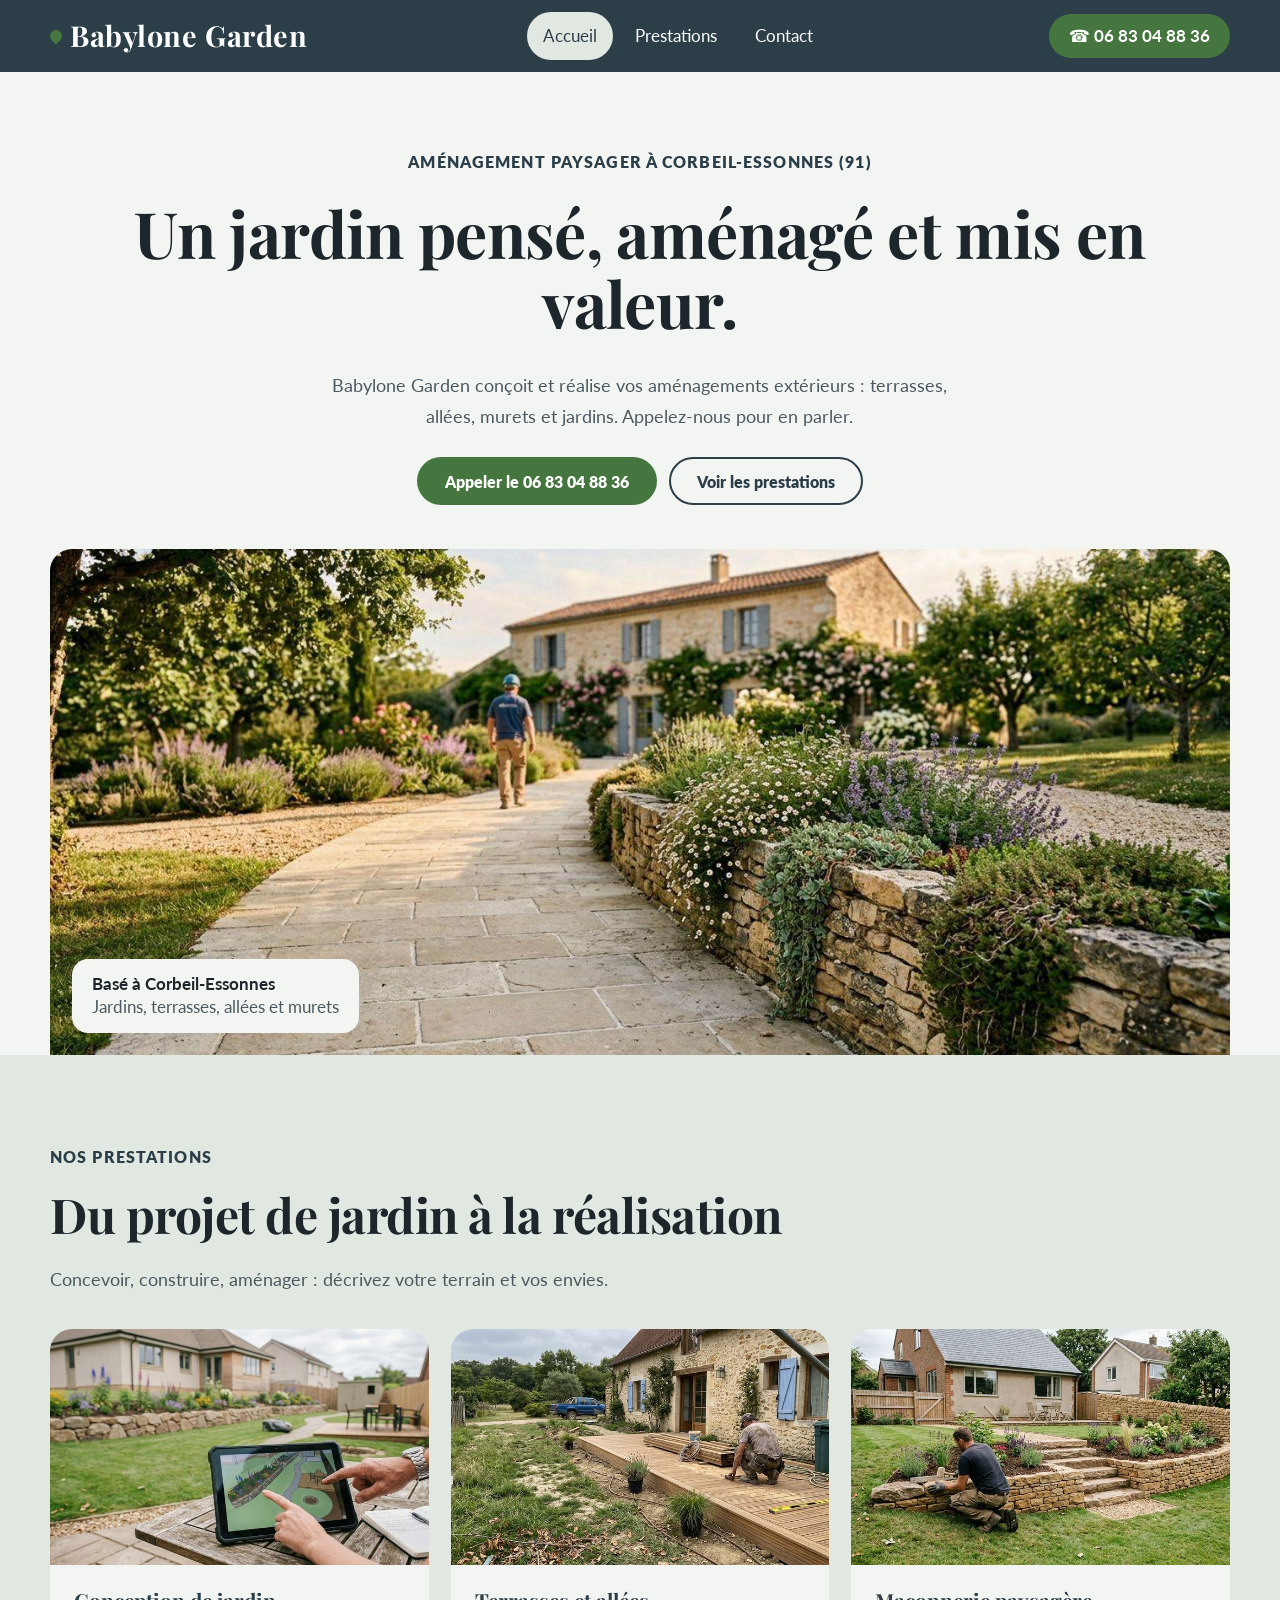
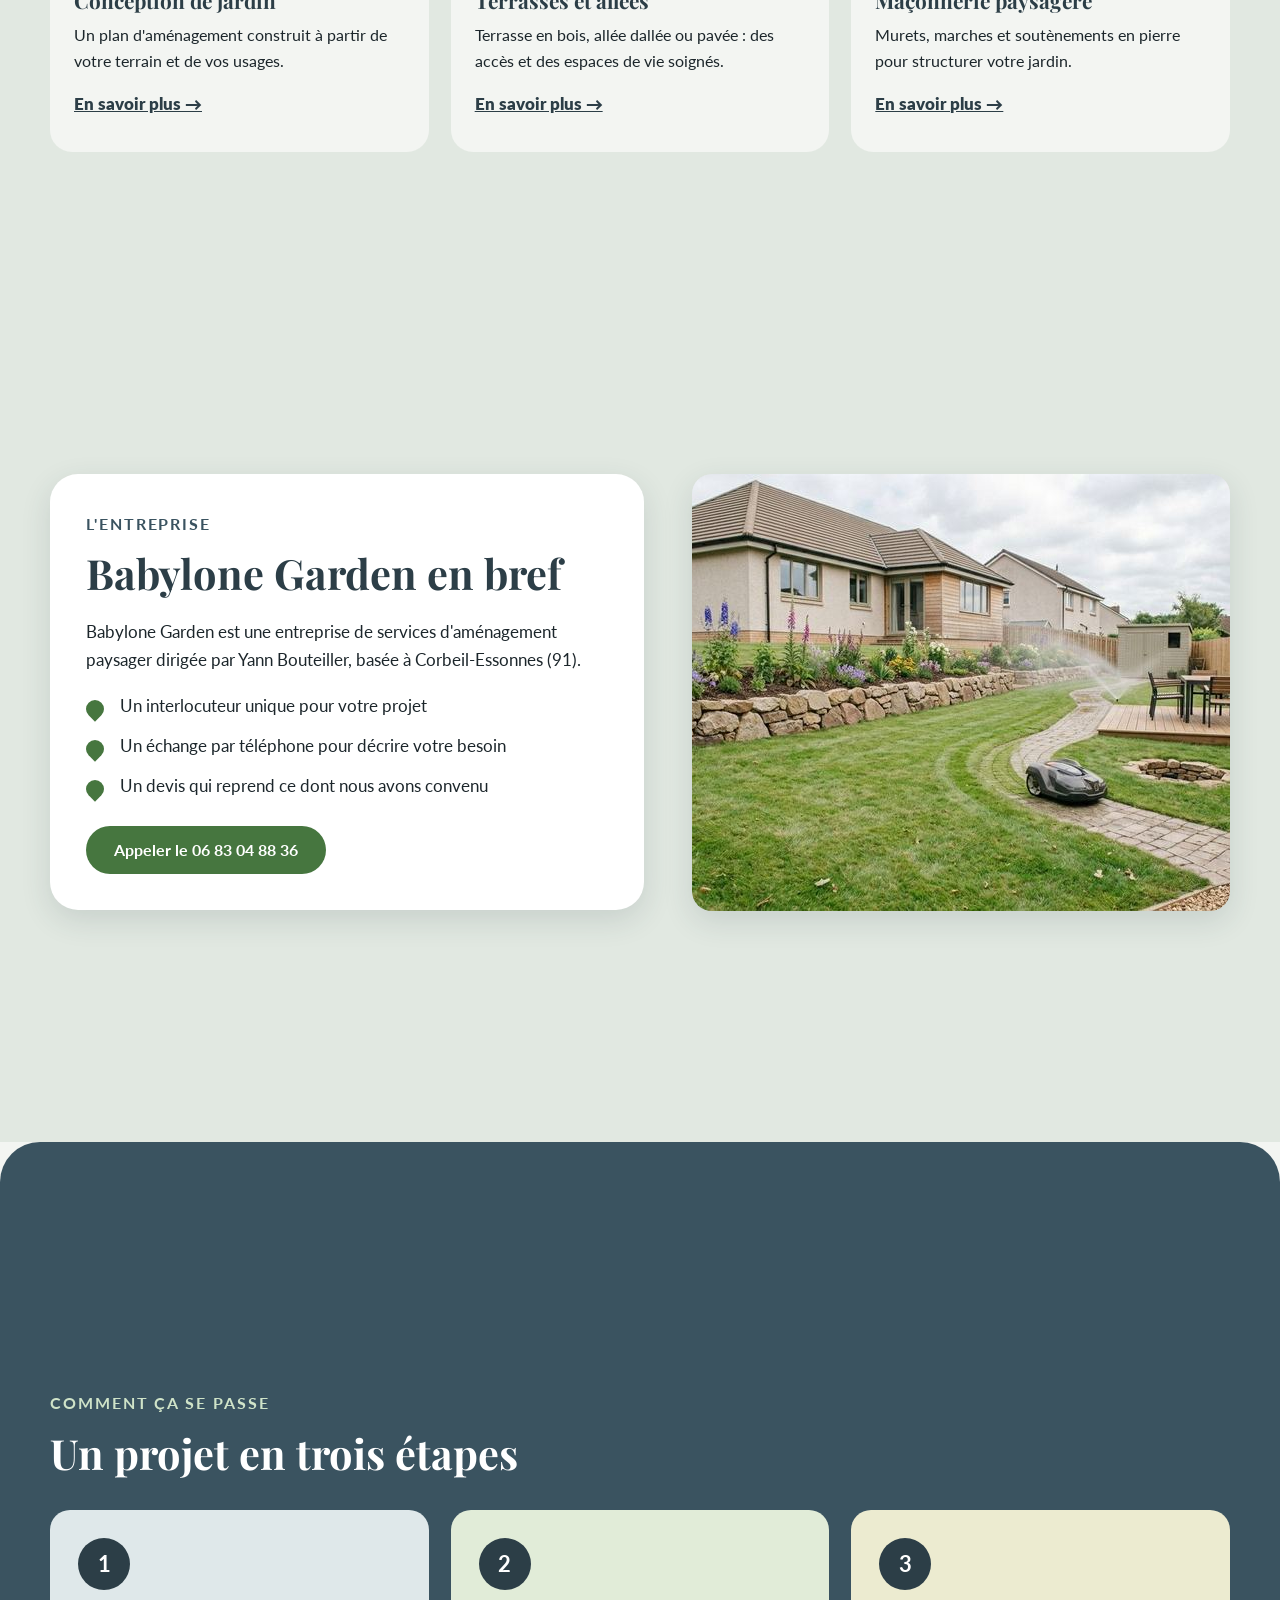
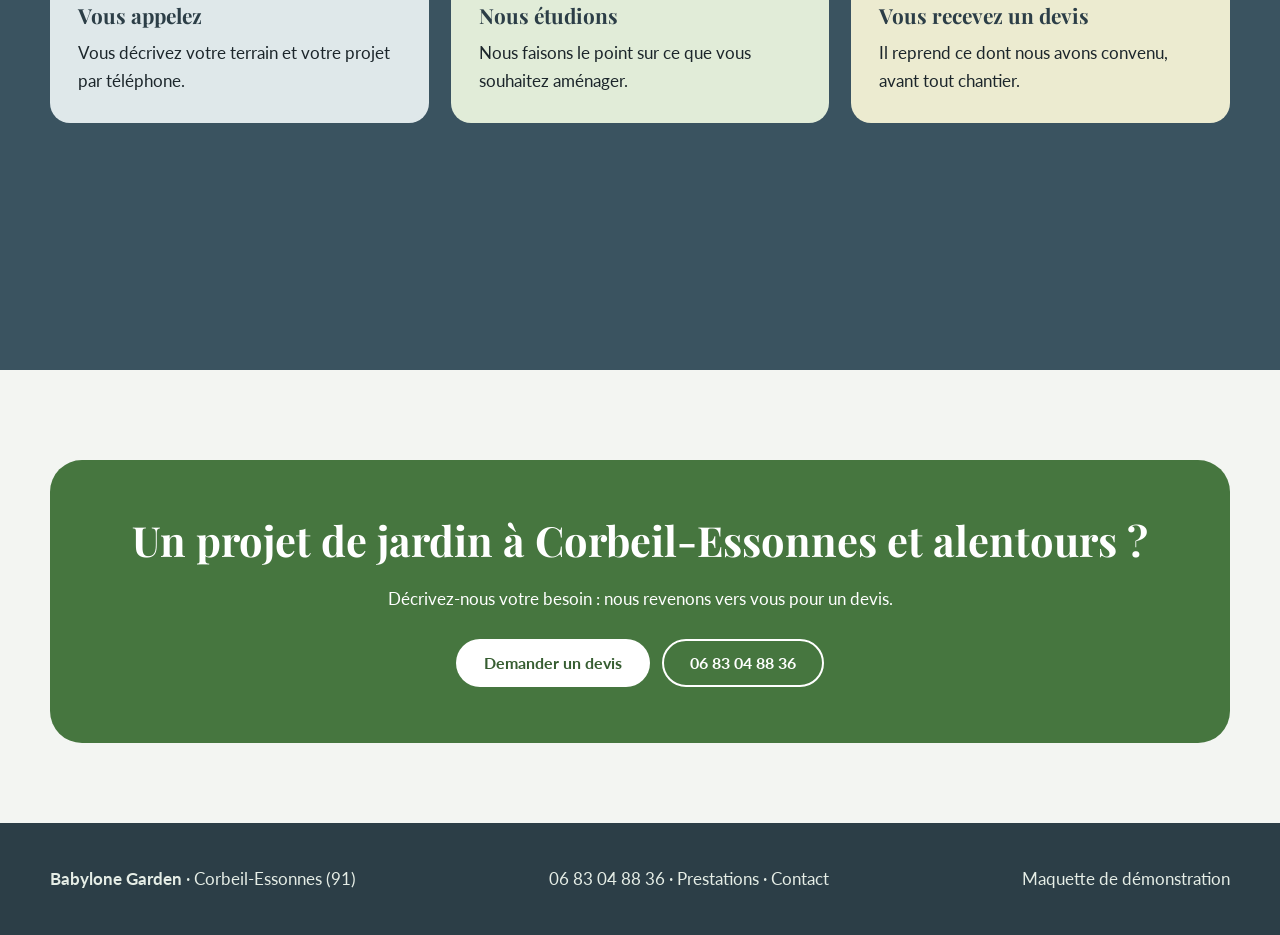
<file: index.html>
<!DOCTYPE html>
<html lang="fr">
<head>
<meta charset="utf-8">
<meta name="viewport" content="width=device-width,initial-scale=1">
<title>Babylone Garden, aménagement paysager à Corbeil-Essonnes (91)</title>
<meta name="description" content="Babylone Garden, aménagement paysager à Corbeil-Essonnes : conception de jardin, terrasses, allées et maçonnerie paysagère. Appelez le 06 83 04 88 36.">
<meta name="robots" content="noindex, nofollow">
<link rel="icon" href="data:image/svg+xml,%3Csvg xmlns='http://www.w3.org/2000/svg' viewBox='0 0 64 64'%3E%3Crect width='64' height='64' rx='14' fill='%232c3e47'/%3E%3Cpath d='M32 14c10 8 14 18 0 36C18 32 22 22 32 14z' fill='%2346763f'/%3E%3C/svg%3E">
<link rel="preconnect" href="https://fonts.googleapis.com"><link rel="preconnect" href="https://fonts.gstatic.com" crossorigin>
<link rel="stylesheet" href="https://fonts.googleapis.com/css2?family=Lato:wght@400;700&family=Playfair+Display:wght@600;700&display=swap">
<link rel="stylesheet" href="css/style.css">
</head>
<body>
<header>
<div class="wrap nav">
<a class="logo" href="https://webaunet.github.io/babylone-garden/" aria-label="Babylone Garden, accueil"><i></i>Babylone Garden</a>
<nav class="menu" id="menu" aria-label="Navigation principale">
<a href="index.html" aria-current="page">Accueil</a>
<a href="prestations.html">Prestations</a>
<a href="contact.html">Contact</a>
</nav>
<div class="right">
<a class="tel" href="tel:+33683048836" aria-label="Appeler Babylone Garden au 06 83 04 88 36">&#9742;&nbsp;<span>06 83 04 88 36</span></a>
<button class="burger" aria-label="Ouvrir le menu" aria-expanded="false" aria-controls="menu">&#9776;</button>
</div>
</div>
</header>
<main>
<section class="hv hv3" aria-labelledby="hv-t"><div class="hv-wrap"><p class="hv-kick">Aménagement paysager à Corbeil-Essonnes (91)</p><h1 id="hv-t">Un jardin pensé, aménagé et mis en valeur.</h1><p class="hv-lead">Babylone Garden conçoit et réalise vos aménagements extérieurs : terrasses, allées, murets et jardins. Appelez-nous pour en parler.</p><div class="hv-cta"><a class="hv-btn hv-btn-p" href="tel:+33683048836">Appeler le 06 83 04 88 36</a><a class="hv-btn hv-btn-s" href="prestations.html">Voir les prestations</a></div></div>
<div class="hv3-strip"><div class="hv-wrap"><img src="images/allee-paves.jpg" width="1400" height="764" alt="Allée dallée le long d'un muret en pierre fleuri, devant une maison de campagne (image d'illustration)"><div class="hv3-card">Basé à Corbeil-Essonnes<span>Jardins, terrasses, allées et murets</span></div></div></div></section>

<section class="sv sv1" id="prestations" aria-labelledby="sv-t"><div class="hv-wrap"><p class="hv-kick">Nos prestations</p><h2 id="sv-t">Du projet de jardin à la réalisation</h2><p class="hv-lead">Concevoir, construire, aménager : décrivez votre terrain et vos envies.</p>
<div class="sv1-grid"><article class="sv1-card"><figure><img src="images/conception-chantier.jpg" width="800" height="437" loading="lazy" alt="Plan de jardin affiché sur une tablette, devant une pelouse et un muret (image d'illustration)"></figure><div><h3>Conception de jardin</h3><p>Un plan d'aménagement construit à partir de votre terrain et de vos usages.</p><a href="prestations.html#p1">En savoir plus →</a></div></article>
<article class="sv1-card"><figure><img src="images/terrasse-bois.jpg" width="800" height="437" loading="lazy" alt="Pose d'une terrasse en bois devant une maison en pierre (image d'illustration)"></figure><div><h3>Terrasses et allées</h3><p>Terrasse en bois, allée dallée ou pavée : des accès et des espaces de vie soignés.</p><a href="prestations.html#p2">En savoir plus →</a></div></article>
<article class="sv1-card"><figure><img src="images/maconnerie.jpg" width="800" height="437" loading="lazy" alt="Ouvrier montant un muret et des marches en pierre dans un jardin (image d'illustration)"></figure><div><h3>Maçonnerie paysagère</h3><p>Murets, marches et soutènements en pierre pour structurer votre jardin.</p><a href="prestations.html#p3">En savoir plus →</a></div></article></div></div></section>

<section class="s-app" id="entreprise">
<div class="wrap split">
<div class="panel">
<span class="kicker">L'entreprise</span>
<h2>Babylone Garden en bref</h2>
<p>Babylone Garden est une entreprise de services d'aménagement paysager dirigée par Yann Bouteiller, basée à Corbeil-Essonnes (91).</p>
<ul><li>Un interlocuteur unique pour votre projet</li><li>Un échange par téléphone pour décrire votre besoin</li><li>Un devis qui reprend ce dont nous avons convenu</li></ul>
<div class="cta-row"><a class="btn btn-p" href="tel:+33683048836">Appeler le 06 83 04 88 36</a></div>
</div>
<img class="side" src="images/robot-tonte.jpg" width="800" height="437" loading="lazy" alt="Pelouse, massif fleuri et muret en pierre devant une maison (image d'illustration)">
</div>
</section>

<section class="sec s-steps" id="deroulement">
<div class="wrap">
<span class="kicker">Comment ça se passe</span>
<h2>Un projet en trois étapes</h2>
<div class="steps">
<div class="step"><b>1</b><h3>Vous appelez</h3><p>Vous décrivez votre terrain et votre projet par téléphone.</p></div>
<div class="step"><b>2</b><h3>Nous étudions</h3><p>Nous faisons le point sur ce que vous souhaitez aménager.</p></div>
<div class="step"><b>3</b><h3>Vous recevez un devis</h3><p>Il reprend ce dont nous avons convenu, avant tout chantier.</p></div>
</div>
</div>
</section>

<section class="s-cta">
<div class="wrap"><div class="cta-box">
<h2>Un projet de jardin à Corbeil-Essonnes et alentours ?</h2>
<p>Décrivez-nous votre besoin : nous revenons vers vous pour un devis.</p>
<div class="cta-row"><a class="btn btn-p" href="contact.html">Demander un devis</a><a class="btn btn-s" href="tel:+33683048836">06 83 04 88 36</a></div>
</div></div>
</section>
</main>
<footer>
<div class="wrap foot">
<p><strong>Babylone Garden</strong> · Corbeil-Essonnes (91)</p>
<p><a href="tel:+33683048836">06 83 04 88 36</a> · <a href="prestations.html">Prestations</a> · <a href="contact.html">Contact</a></p>
<p>Maquette de démonstration</p>
</div>
</footer>
<script src="js/main.js"></script>
</body>
</html>
</file>
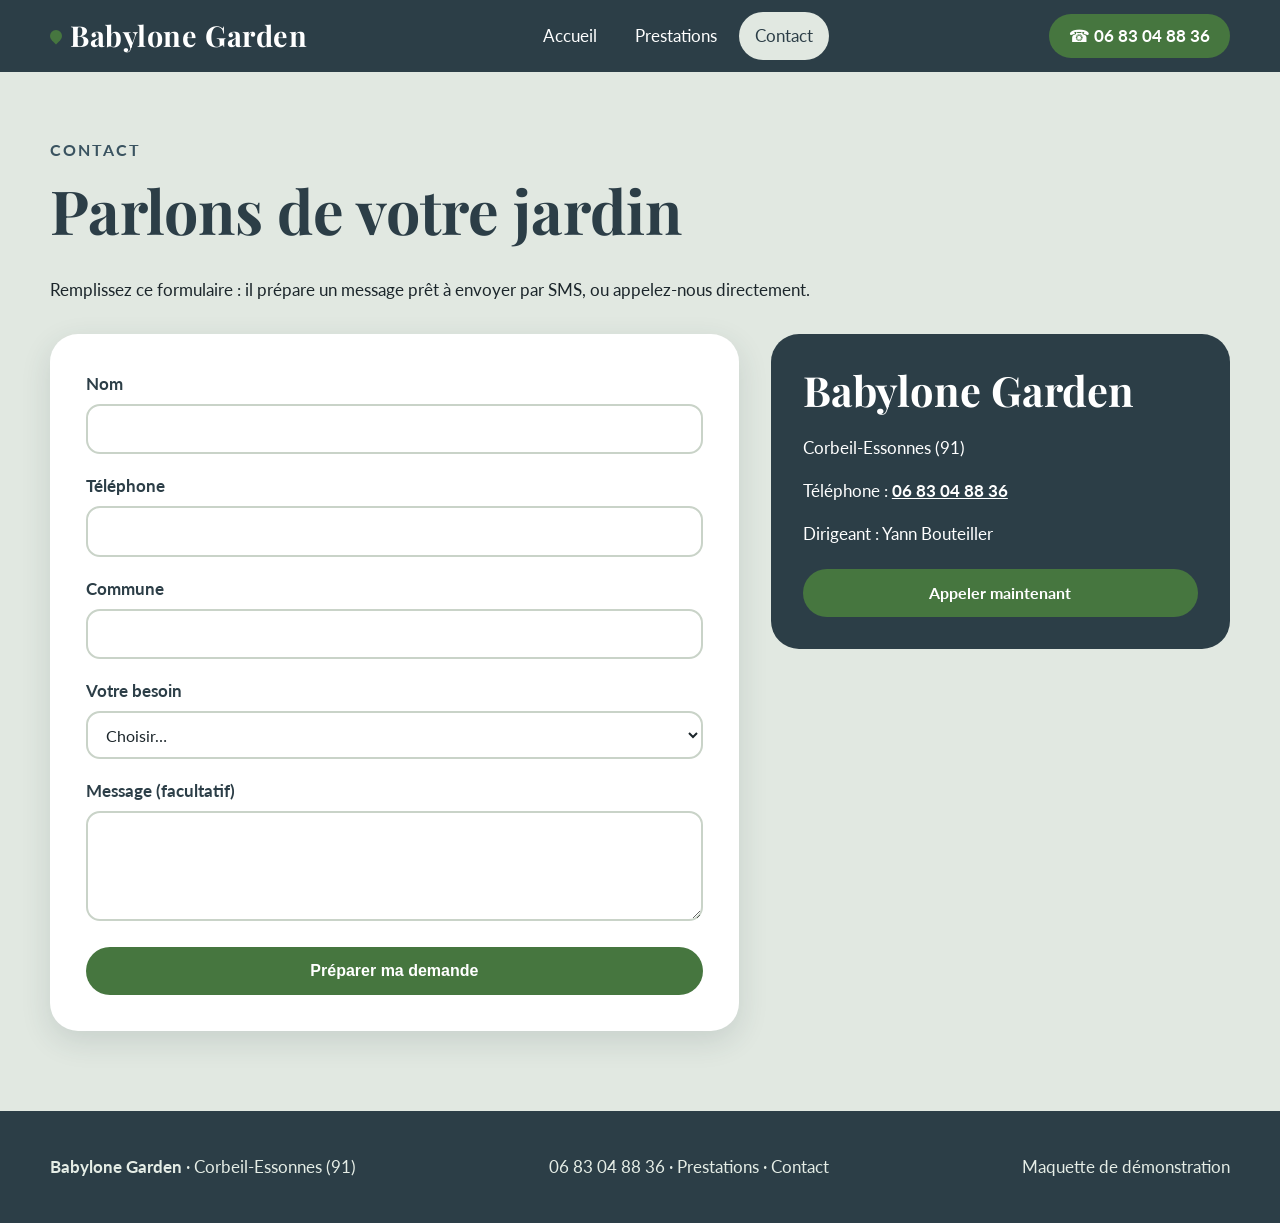
<file: contact.html>
<!DOCTYPE html>
<html lang="fr">
<head>
<meta charset="utf-8">
<meta name="viewport" content="width=device-width,initial-scale=1">
<title>Contact · Babylone Garden, Corbeil-Essonnes (91)</title>
<meta name="description" content="Contactez Babylone Garden à Corbeil-Essonnes (91) : téléphone et demande de devis pour votre projet d'aménagement paysager.">
<meta name="robots" content="noindex, nofollow">
<link rel="icon" href="data:image/svg+xml,%3Csvg xmlns='http://www.w3.org/2000/svg' viewBox='0 0 64 64'%3E%3Crect width='64' height='64' rx='14' fill='%232c3e47'/%3E%3Cpath d='M32 14c10 8 14 18 0 36C18 32 22 22 32 14z' fill='%2346763f'/%3E%3C/svg%3E">
<link rel="preconnect" href="https://fonts.googleapis.com"><link rel="preconnect" href="https://fonts.gstatic.com" crossorigin>
<link rel="stylesheet" href="https://fonts.googleapis.com/css2?family=Lato:wght@400;700&family=Playfair+Display:wght@600;700&display=swap">
<link rel="stylesheet" href="css/style.css">
</head>
<body>
<header>
<div class="wrap nav">
<a class="logo" href="https://webaunet.github.io/babylone-garden/" aria-label="Babylone Garden, accueil"><i></i>Babylone Garden</a>
<nav class="menu" id="menu" aria-label="Navigation principale">
<a href="index.html">Accueil</a>
<a href="prestations.html">Prestations</a>
<a href="contact.html" aria-current="page">Contact</a>
</nav>
<div class="right">
<a class="tel" href="tel:+33683048836" aria-label="Appeler Babylone Garden au 06 83 04 88 36">&#9742;&nbsp;<span>06 83 04 88 36</span></a>
<button class="burger" aria-label="Ouvrir le menu" aria-expanded="false" aria-controls="menu">&#9776;</button>
</div>
</div>
</header>
<main>
<section class="band" style="padding:64px 0 80px;min-height:calc(100vh - 72px)"><div class="wrap"><span class="kicker">Contact</span><h1>Parlons de votre jardin</h1><p>Remplissez ce formulaire : il prépare un message prêt à envoyer par SMS, ou appelez-nous directement.</p>
<div class="cgrid"><div><form class="form" id="f" novalidate><div class="field"><label for="nom">Nom</label><input id="nom" name="nom" type="text" autocomplete="name" required aria-describedby="e-nom"><p class="err" id="e-nom" role="alert"></p></div>
<div class="field"><label for="tel">Téléphone</label><input id="tel" name="tel" type="tel" autocomplete="tel" inputmode="tel" required aria-describedby="e-tel"><p class="err" id="e-tel" role="alert"></p></div>
<div class="field"><label for="com">Commune</label><input id="com" name="com" type="text" autocomplete="address-level2" required aria-describedby="e-com"><p class="err" id="e-com" role="alert"></p></div>
<div class="field"><label for="bes">Votre besoin</label><select id="bes" name="bes" required aria-describedby="e-bes"><option value="">Choisir…</option><option>Conception de jardin</option><option>Terrasse ou allée</option><option>Maçonnerie paysagère</option><option>Autre demande</option></select><p class="err" id="e-bes" role="alert"></p></div>
<div class="field"><label for="msg">Message (facultatif)</label><textarea id="msg" name="msg"></textarea></div>
<button class="btn btn-p" type="submit">Préparer ma demande</button></form>
<div class="recap" id="recap" hidden tabindex="-1"><p class="ok">Votre demande est prête. Envoyez-la en un geste :</p><pre id="txt"></pre><div class="cta-row"><a class="btn btn-p" id="sms" href="sms:+33683048836">Envoyer par SMS</a><button class="btn btn-o" id="copy" type="button">Copier</button><a class="btn btn-o" href="tel:+33683048836">Appeler</a></div><p id="cm" role="status"></p></div></div>
<aside class="info"><h2>Babylone Garden</h2><p>Corbeil-Essonnes (91)</p><p>Téléphone : <a href="tel:+33683048836">06 83 04 88 36</a></p><p>Dirigeant : Yann Bouteiller</p><a class="btn btn-p" href="tel:+33683048836">Appeler maintenant</a></aside></div></div></section>
</main>
<footer>
<div class="wrap foot">
<p><strong>Babylone Garden</strong> · Corbeil-Essonnes (91)</p>
<p><a href="tel:+33683048836">06 83 04 88 36</a> · <a href="prestations.html">Prestations</a> · <a href="contact.html">Contact</a></p>
<p>Maquette de démonstration</p>
</div>
</footer>
<script src="js/main.js"></script>
</body>
</html>
</file>
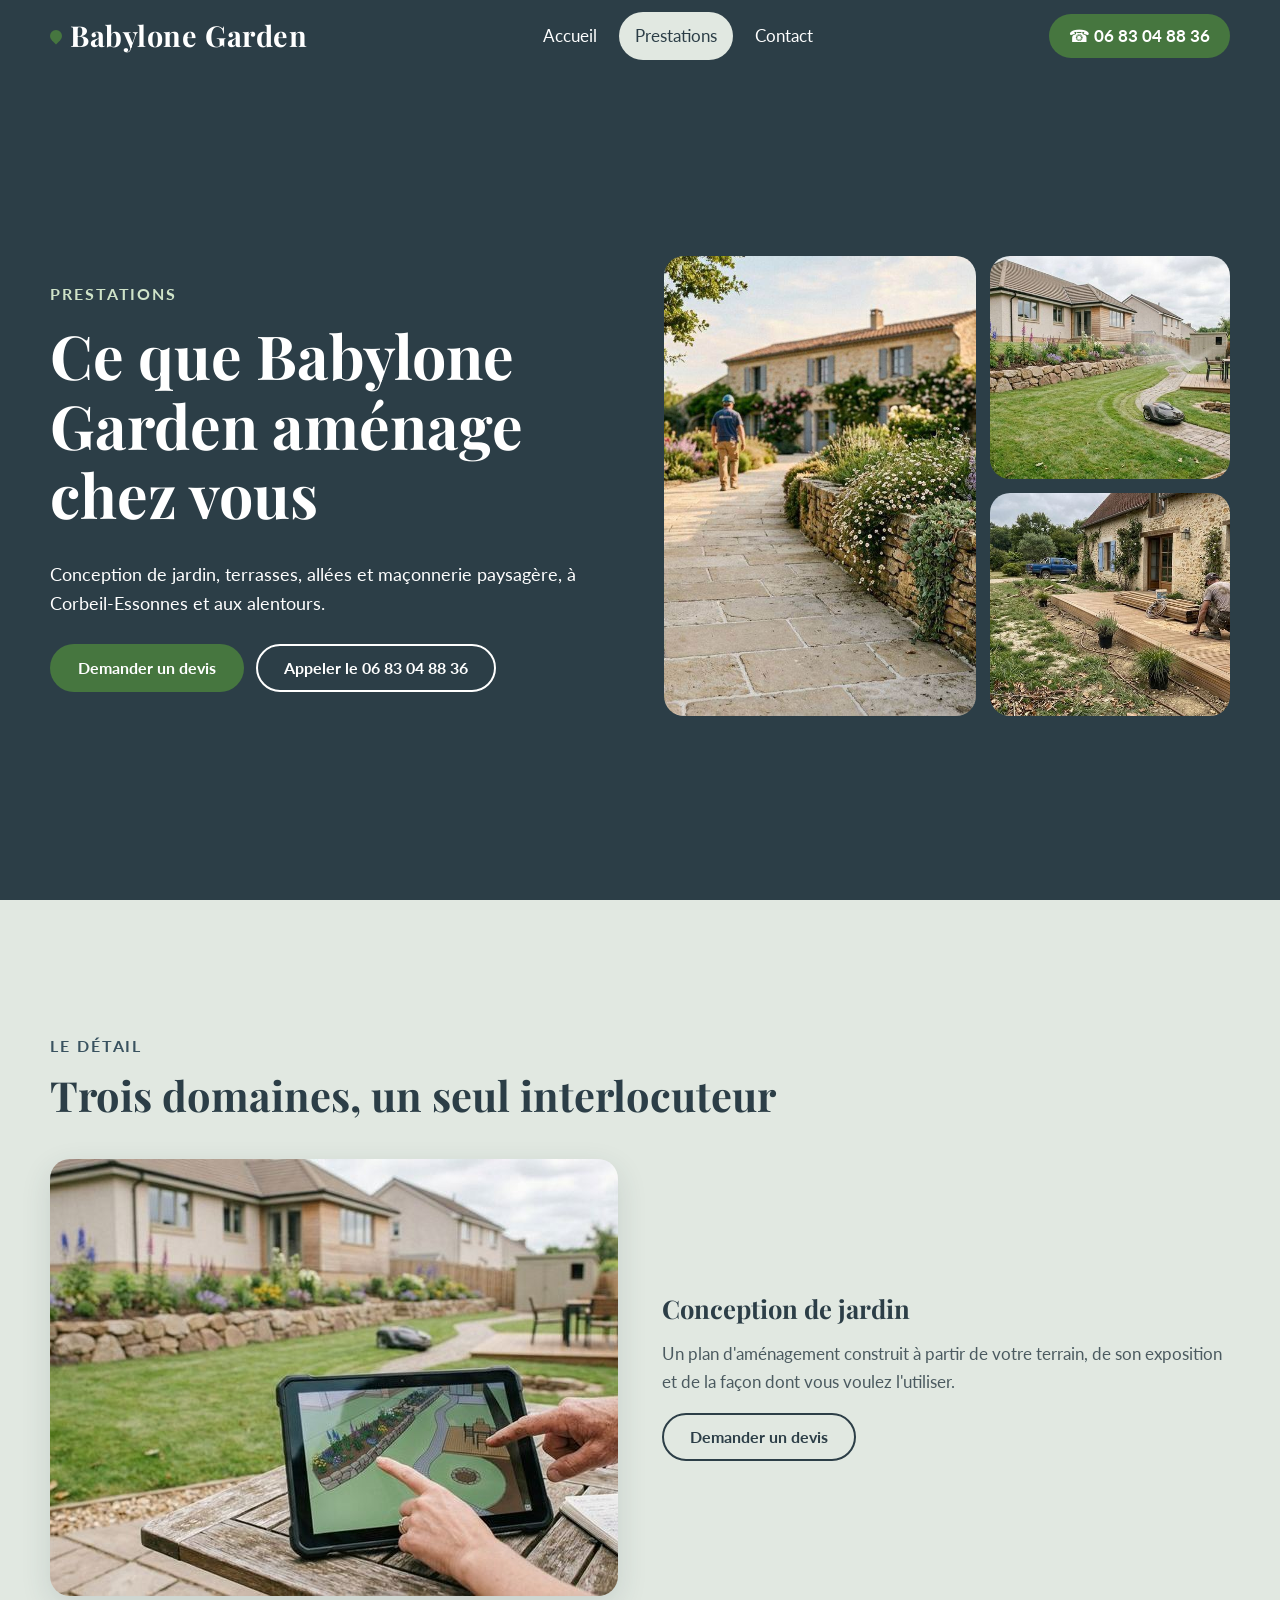
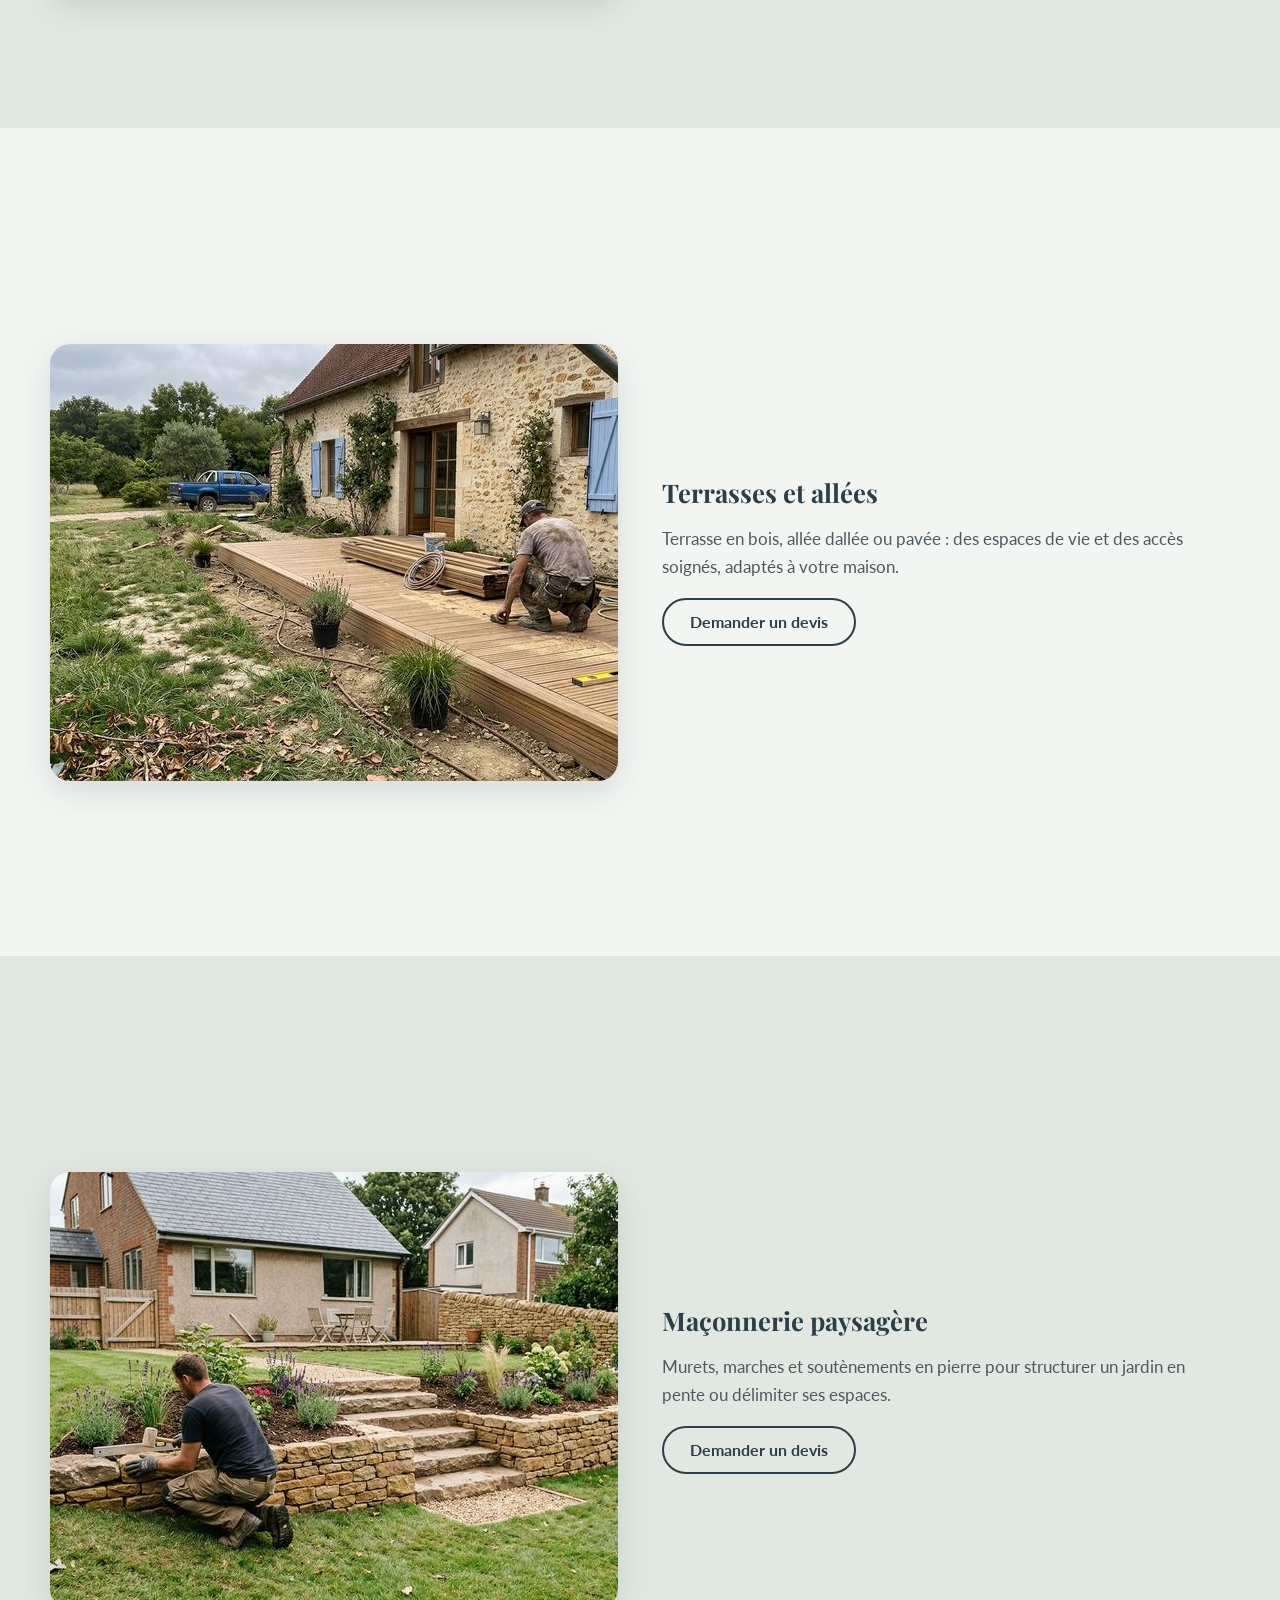
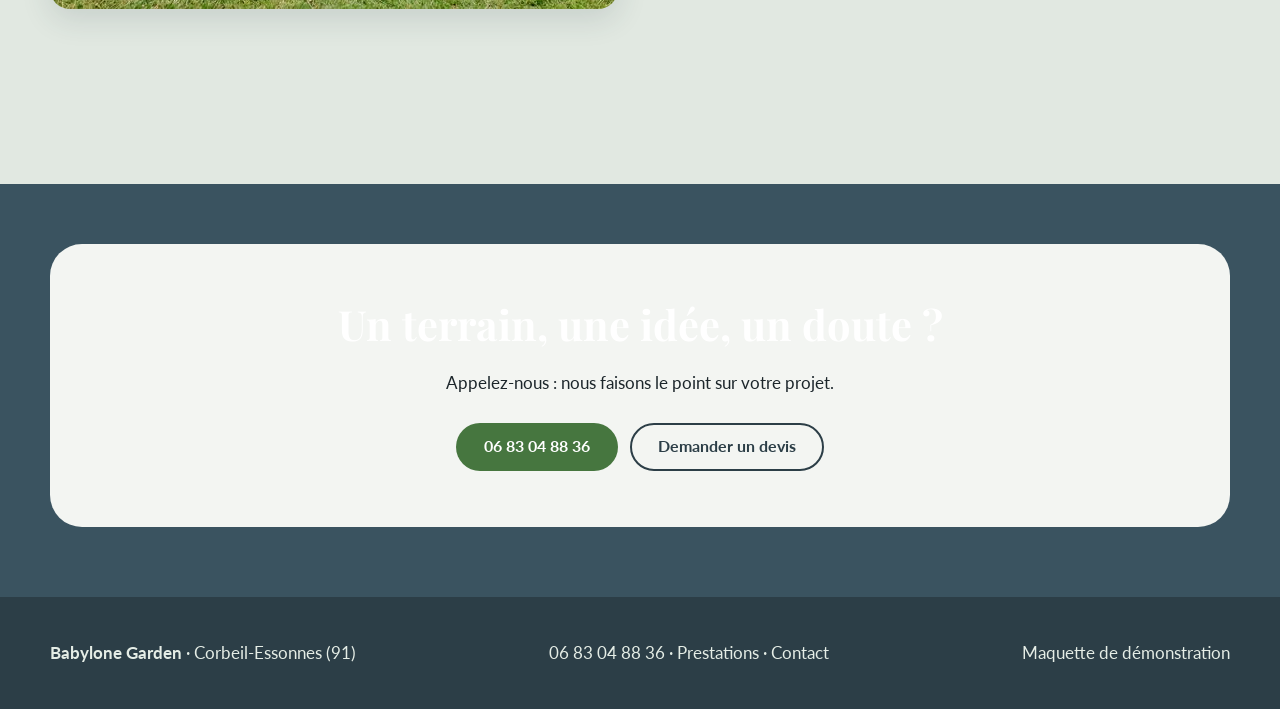
<file: prestations.html>
<!DOCTYPE html>
<html lang="fr">
<head>
<meta charset="utf-8">
<meta name="viewport" content="width=device-width,initial-scale=1">
<title>Prestations · Babylone Garden, Corbeil-Essonnes (91)</title>
<meta name="description" content="Prestations de Babylone Garden à Corbeil-Essonnes (91) : conception de jardin, terrasses et allées, maçonnerie paysagère.">
<meta name="robots" content="noindex, nofollow">
<link rel="icon" href="data:image/svg+xml,%3Csvg xmlns='http://www.w3.org/2000/svg' viewBox='0 0 64 64'%3E%3Crect width='64' height='64' rx='14' fill='%232c3e47'/%3E%3Cpath d='M32 14c10 8 14 18 0 36C18 32 22 22 32 14z' fill='%2346763f'/%3E%3C/svg%3E">
<link rel="preconnect" href="https://fonts.googleapis.com"><link rel="preconnect" href="https://fonts.gstatic.com" crossorigin>
<link rel="stylesheet" href="https://fonts.googleapis.com/css2?family=Lato:wght@400;700&family=Playfair+Display:wght@600;700&display=swap">
<link rel="stylesheet" href="css/style.css">
</head>
<body>
<header>
<div class="wrap nav">
<a class="logo" href="https://webaunet.github.io/babylone-garden/" aria-label="Babylone Garden, accueil"><i></i>Babylone Garden</a>
<nav class="menu" id="menu" aria-label="Navigation principale">
<a href="index.html">Accueil</a>
<a href="prestations.html" aria-current="page">Prestations</a>
<a href="contact.html">Contact</a>
</nav>
<div class="right">
<a class="tel" href="tel:+33683048836" aria-label="Appeler Babylone Garden au 06 83 04 88 36">&#9742;&nbsp;<span>06 83 04 88 36</span></a>
<button class="burger" aria-label="Ouvrir le menu" aria-expanded="false" aria-controls="menu">&#9776;</button>
</div>
</div>
</header>
<main>
<section class="ph ph-center"><div class="wrap ph-grid"><div><span class="kicker">Prestations</span><h1>Ce que Babylone Garden aménage chez vous</h1><p>Conception de jardin, terrasses, allées et maçonnerie paysagère, à Corbeil-Essonnes et aux alentours.</p><div class="cta-row"><a class="btn btn-p" href="contact.html">Demander un devis</a><a class="btn btn-s" href="tel:+33683048836">Appeler le 06 83 04 88 36</a></div></div>
<div class="mosaic"><img src="images/allee-paves.jpg" width="1400" height="764" alt="Allée dallée le long d'un muret en pierre fleuri (image d'illustration)"><img src="images/robot-tonte.jpg" width="800" height="437" alt="Pelouse, massif fleuri et muret en pierre devant une maison (image d'illustration)"><img src="images/terrasse-bois.jpg" width="800" height="437" alt="Pose d'une terrasse en bois devant une maison en pierre (image d'illustration)"></div></div></section>
<section class="band sec"><div class="wrap"><span class="kicker">Le détail</span><h2>Trois domaines, un seul interlocuteur</h2><div class="rows"><div class="row" id="p1"><img src="images/conception-chantier.jpg" width="800" height="437" loading="lazy" alt="Plan de jardin affiché sur une tablette, devant une pelouse et un muret (image d'illustration)"><div><h3>Conception de jardin</h3><p>Un plan d'aménagement construit à partir de votre terrain, de son exposition et de la façon dont vous voulez l'utiliser.</p><a class="btn btn-o" href="contact.html">Demander un devis</a></div></div></div></div></section>
<section class="alt sec"><div class="wrap"><div class="rows"><div class="row" id="p2"><img src="images/terrasse-bois.jpg" width="800" height="437" loading="lazy" alt="Pose d'une terrasse en bois devant une maison en pierre (image d'illustration)"><div><h3>Terrasses et allées</h3><p>Terrasse en bois, allée dallée ou pavée : des espaces de vie et des accès soignés, adaptés à votre maison.</p><a class="btn btn-o" href="contact.html">Demander un devis</a></div></div></div></div></section>
<section class="band sec"><div class="wrap"><div class="rows"><div class="row" id="p3"><img src="images/maconnerie.jpg" width="800" height="437" loading="lazy" alt="Ouvrier montant un muret et des marches en pierre dans un jardin (image d'illustration)"><div><h3>Maçonnerie paysagère</h3><p>Murets, marches et soutènements en pierre pour structurer un jardin en pente ou délimiter ses espaces.</p><a class="btn btn-o" href="contact.html">Demander un devis</a></div></div></div></div></section>
<section class="s-cta" style="background:var(--vert2);padding:0"><div class="wrap" style="padding:60px 0 70px"><div class="cta-box" style="background:var(--creme);color:var(--encre)"><h2>Un terrain, une idée, un doute ?</h2><p>Appelez-nous : nous faisons le point sur votre projet.</p><div class="cta-row"><a class="btn btn-p" style="background:var(--terre);color:#fff" href="tel:+33683048836">06 83 04 88 36</a><a class="btn btn-o" href="contact.html">Demander un devis</a></div></div></div></section>
</main>
<footer>
<div class="wrap foot">
<p><strong>Babylone Garden</strong> · Corbeil-Essonnes (91)</p>
<p><a href="tel:+33683048836">06 83 04 88 36</a> · <a href="prestations.html">Prestations</a> · <a href="contact.html">Contact</a></p>
<p>Maquette de démonstration</p>
</div>
</footer>
<script src="js/main.js"></script>
</body>
</html>
</file>
<file: css/style.css>
:root{--vert:#2c3e47;--vert2:#3a5360;--mousse:#e1e8e1;--creme:#f3f5f2;--terre:#46763f;--terre-h:#365d31;--encre:#1c262b;--gris:#4b5a60;--blanc:#fff;--r:20px;--ombre:0 10px 30px rgba(44,62,71,.14);--h:72px}
*{box-sizing:border-box}html{scroll-behavior:smooth;scroll-padding-top:calc(var(--h) + 12px)}
body{margin:0;font:400 17px/1.65 'Lato',system-ui,sans-serif;color:var(--encre);background:var(--creme)}
img{max-width:100%;display:block}a{color:inherit}
h1,h2,h3{font-family:'Playfair Display',Georgia,serif;line-height:1.15;margin:0 0 .5em;color:var(--vert)}
h1{font-size:clamp(2.2rem,5vw,3.8rem)}h2{font-size:clamp(1.8rem,3.4vw,2.6rem)}h3{font-size:1.3rem}
.wrap{width:min(1180px,100% - 32px);margin:0 auto}
:focus-visible{outline:3px solid var(--terre);outline-offset:3px}
.btn{display:inline-flex;align-items:center;justify-content:center;gap:.5em;min-height:48px;padding:0 26px;border-radius:999px;font-weight:700;text-decoration:none;border:2px solid transparent;transition:.2s;cursor:pointer;font-size:1rem}
.btn-p{background:var(--terre);color:#fff}.btn-p:hover{background:var(--terre-h)}
.btn-s{border-color:#fff;color:#fff}.btn-s:hover{background:#fff;color:var(--vert)}
.btn-o{border-color:var(--vert);color:var(--vert)}.btn-o:hover{background:var(--vert);color:#fff}
header{position:sticky;top:0;z-index:50;background:var(--vert);color:#fff;height:var(--h)}
.nav{display:flex;align-items:center;justify-content:space-between;height:var(--h);gap:16px}
.logo{font-family:'Playfair Display',serif;font-size:1.8rem;font-weight:700;text-decoration:none;letter-spacing:.02em;display:flex;align-items:center;gap:8px;color:#fff}
.logo i{width:12px;height:12px;border-radius:50% 50% 50% 0;background:var(--terre);display:inline-block;transform:rotate(-45deg)}
.menu{display:flex;gap:6px;align-items:center}
.menu a{text-decoration:none;padding:10px 16px;border-radius:999px;min-height:44px;display:inline-flex;align-items:center;font-weight:400}
.menu a:hover{background:rgba(255,255,255,.12)}.menu a[aria-current=page]{background:var(--mousse);color:var(--vert)}
.tel{background:var(--terre);color:#fff;text-decoration:none;font-weight:700;padding:0 20px;min-height:44px;border-radius:999px;display:inline-flex;align-items:center;white-space:nowrap}
.tel:hover{background:var(--terre-h)}
.right{display:flex;align-items:center;gap:10px}
.burger{display:none;width:48px;height:48px;border:0;background:rgba(255,255,255,.12);border-radius:12px;cursor:pointer;color:#fff;font-size:1.5rem}
@media(max-width:980px){.burger{display:inline-flex;align-items:center;justify-content:center}
.menu{display:none;position:absolute;top:var(--h);left:0;right:0;background:var(--vert);flex-direction:column;align-items:stretch;padding:10px 16px 20px;gap:4px}
.menu.open{display:flex}.menu a{padding:12px 16px}}
@media(max-width:420px){.tel span{display:none}.tel{padding:0 14px}}
section{padding:80px 0}
.hero{min-height:calc(100vh - var(--h));display:flex;align-items:center;background:var(--vert);color:#fff;position:relative;overflow:hidden}
.hero .bg{position:absolute;inset:0;z-index:0}.hero .bg img{width:100%;height:100%;object-fit:cover;object-position:60% 50%}
.hero .bg:after{content:"";position:absolute;inset:0;background:linear-gradient(90deg,rgba(20,30,36,.94) 0%,rgba(20,30,36,.78) 48%,rgba(20,30,36,.25) 100%)}
.hero .wrap{position:relative;z-index:1}.hero h1{color:#fff;max-width:14em}.hero p{max-width:34em;font-size:1.15rem}
.kicker{display:inline-block;font-weight:700;letter-spacing:.12em;text-transform:uppercase;font-size:1rem;color:var(--vert2);margin-bottom:12px}
.hero .kicker,.s-avis .kicker{color:#cfe3c8}
.cta-row{display:flex;flex-wrap:wrap;gap:12px;margin-top:26px}
.pills{display:flex;flex-wrap:wrap;gap:10px;margin:28px 0 0;padding:0;list-style:none}
.pills li{background:rgba(255,255,255,.14);border:1px solid rgba(255,255,255,.3);border-radius:999px;padding:6px 16px;font-size:1rem}
.s-serv{background:var(--creme);min-height:100vh}
.grid{display:grid;grid-template-columns:repeat(4,1fr);gap:22px;margin-top:36px}
.card{background:#fff;border-radius:var(--r);overflow:hidden;box-shadow:var(--ombre);display:flex;flex-direction:column}
.card img{width:100%;height:auto;aspect-ratio:4/3;object-fit:cover}
.card div{padding:20px 22px 24px}.card p{margin:0;color:var(--gris)}
.s-app{background:var(--mousse);min-height:100vh;display:flex;align-items:center}
.split{display:grid;grid-template-columns:1.05fr .95fr;gap:48px;align-items:center}
.split img{border-radius:var(--r);box-shadow:var(--ombre);width:100%;aspect-ratio:4/3;object-fit:cover}
.panel{background:#fff;border-radius:28px;padding:36px;box-shadow:var(--ombre)}
.panel ul{padding:0;list-style:none;margin:18px 0 0;display:grid;gap:12px}
.s-serv p a{display:inline-block;padding:12px 0}.panel li{padding-left:34px;position:relative}.panel li:before{content:"";position:absolute;left:0;top:.45em;width:18px;height:18px;border-radius:50% 50% 50% 0;background:var(--terre);transform:rotate(-45deg)}
.s-avis{background:var(--vert);color:#fff;min-height:100vh;display:flex;align-items:center}
.s-avis h2{color:#fff}.s-avis .kicker{color:#cfe3c8}
.quote{background:rgba(255,255,255,.08);border:1px solid rgba(255,255,255,.2);border-radius:28px;padding:36px;max-width:760px}
.quote p{font-family:'Playfair Display',serif;font-size:1.6rem;line-height:1.35;margin:0 0 16px}
.stats{display:flex;gap:16px;flex-wrap:wrap;margin-top:28px}
.stat{background:var(--creme);color:var(--vert);border-radius:var(--r);padding:18px 26px}.stat b{font-family:'Playfair Display',serif;font-size:2rem;display:block;line-height:1.1}
.s-cta{background:var(--creme);padding:90px 0 80px}
.cta-box{background:var(--terre);color:#fff;border-radius:32px;padding:56px 40px;text-align:center}
.cta-box h2{color:#fff}.cta-box .btn-p{background:#fff;color:var(--terre-h)}.cta-box .btn-p:hover{background:var(--mousse)}
.cta-box .cta-row{justify-content:center}
footer{background:var(--vert);color:#e5ede6;padding:34px 0}
.foot{display:flex;flex-wrap:wrap;gap:20px 40px;justify-content:space-between;align-items:center}
footer a{text-decoration:none;display:inline-flex;align-items:center;min-height:44px}footer a:hover{text-decoration:underline}footer p{margin:0}
@media(max-width:980px){.grid{grid-template-columns:repeat(2,1fr)}.split{grid-template-columns:1fr}.s-serv,.s-app{min-height:0}}
@media(max-width:620px){section{padding:56px 0}.grid{grid-template-columns:1fr;gap:12px}.card{flex-direction:row}.card img{width:120px;height:auto;align-self:stretch;aspect-ratio:auto;flex:none}.card div{padding:14px 16px}.card h3{font-size:1.1rem;margin-bottom:.2em}.card p{font-size:1rem;line-height:1.45}.side{display:none}.cta-box{padding:40px 22px}.btn{width:100%}.quote p{font-size:1.3rem}.panel{padding:26px}}
/* pages internes */
.ph{background:var(--vert);color:#fff;padding:64px 0;min-height:calc(100vh - var(--h))}
.ph h1{color:#fff}.ph .kicker{color:#cfe3c8}.ph p{max-width:34em;font-size:1.1rem}
.mosaic{display:grid;grid-template-columns:1.3fr 1fr;grid-template-rows:1fr 1fr;gap:14px;height:min(62vh,460px)}
.mosaic img{width:100%;height:100%;object-fit:cover;border-radius:var(--r)}.mosaic img:first-child{grid-row:span 2}
.ph-grid{display:grid;grid-template-columns:1fr 1fr;gap:48px;align-items:center}
.ph-center{display:flex;align-items:center}
.rows{display:grid;gap:56px;margin-top:40px}
.row{display:grid;grid-template-columns:1fr 1fr;gap:44px;align-items:center}.row:nth-child(even) img{order:2}
.row img{width:100%;aspect-ratio:3/2;object-fit:cover;border-radius:var(--r);box-shadow:var(--ombre)}
.row h3{font-size:1.6rem}.row p{color:var(--gris)}
.s-steps{background:var(--vert2);color:#fff;border-radius:40px 40px 0 0}
.s-steps h2,.s-steps .kicker{color:#fff}.s-steps .kicker{color:#cfe3c8}
.steps{display:grid;grid-template-columns:repeat(3,1fr);gap:22px;margin-top:34px}
.step{border-radius:var(--r);padding:28px;color:var(--encre)}
.step:nth-child(1){background:#dfe8ea}.step:nth-child(2){background:#e1ecd8}.step:nth-child(3){background:#ecebd0}
.step b{display:grid;place-items:center;width:52px;height:52px;border-radius:50%;background:var(--vert);color:#fff;font-size:1.4rem;margin-bottom:14px}
.step h3{color:var(--vert)}.step p{margin:0}
.band{background:var(--mousse)}
.band2{background:var(--vert2);color:#fff;text-align:center}.band2 h2{color:#fff}
.band2 .cta-row{justify-content:center}
.about{background:#fff;border-radius:32px;padding:44px;box-shadow:var(--ombre);display:grid;grid-template-columns:auto 1fr;gap:34px;align-items:center}
.avatar{width:120px;height:120px;border-radius:50%;background:var(--vert);color:#fff;display:grid;place-items:center;font-family:'Playfair Display',serif;font-size:2.6rem}
.about h2{margin-bottom:.3em}.about p{margin:.3em 0}
.vals{display:grid;grid-template-columns:repeat(3,1fr);gap:22px;margin-top:30px}
.val{background:#fff;border-radius:var(--r);padding:26px;border-top:6px solid var(--terre);box-shadow:var(--ombre)}
.val p{margin:0;color:var(--gris)}
.avis3{display:grid;grid-template-columns:repeat(3,1fr);gap:22px;margin-top:30px}
.avis3 figure{margin:0;background:var(--creme);border-radius:var(--r);padding:26px;color:var(--encre)}
.avis3 p{margin:0 0 12px}.avis3 figcaption{color:var(--gris);font-size:1rem}
.cgrid{display:grid;grid-template-columns:1.2fr .8fr;gap:32px;align-items:start;margin-top:30px}
.form{background:#fff;border-radius:28px;padding:36px;box-shadow:var(--ombre)}
.field{margin-bottom:18px}
.field label{display:block;font-weight:700;margin-bottom:6px;color:var(--vert)}
.field input,.field select,.field textarea{width:100%;min-height:48px;padding:10px 14px;font:inherit;font-size:16px;border:2px solid #c9d3c8;border-radius:14px;background:#fff;color:var(--encre)}
.field textarea{min-height:110px;resize:vertical}
.field input:focus,.field select:focus,.field textarea:focus{outline:3px solid var(--terre);outline-offset:1px;border-color:var(--terre)}
.field.bad input,.field.bad select{border-color:#b3261e}.err{color:#b3261e;font-size:1rem;margin:6px 0 0;min-height:0}
.form .btn{width:100%}
.recap{background:var(--mousse);border-radius:var(--r);padding:22px;margin-top:20px}
.recap pre{white-space:pre-wrap;font:inherit;margin:0 0 14px}
.recap .cta-row{margin-top:0}
.recap[hidden]{display:none}
.info{background:var(--vert);color:#fff;border-radius:28px;padding:32px}
.info h2,.info h3{color:#fff}.info p{margin:.4em 0}.info a{font-weight:700}
.info .btn{margin-top:14px;width:100%}
.ok{color:var(--vert);font-weight:700}
@media(max-width:980px){.ph{min-height:0}.ph-grid,.row,.cgrid{grid-template-columns:1fr}.row:nth-child(even) img{order:0}.steps,.vals,.avis3{grid-template-columns:1fr}.mosaic{height:300px}.about{grid-template-columns:1fr;padding:30px}}
@media(max-width:620px){.form{padding:24px}.recap .btn{width:100%}}
.sec{min-height:calc(100vh - var(--h));display:flex;align-items:center}.sec>.wrap{width:min(1180px,100% - 32px)}
.alt{background:var(--creme)}
.info a:not(.btn){display:inline-flex;align-items:center;min-height:44px}
@media(max-width:980px){.sec{min-height:0}}

/* modules */
.hv,.sv{font-family:var(--hv-fb);color:var(--hv-ink);box-sizing:border-box}
.hv *,.sv *{box-sizing:border-box}
.hv-wrap{width:min(1180px,100% - 40px);margin:0 auto;position:relative}
.hv h1,.sv h2{font-family:var(--hv-fh);font-weight:var(--hv-fw);line-height:1.1;margin:.35em 0 .5em;color:inherit;letter-spacing:-.01em}
.hv h1{font-size:clamp(2.2rem,5.2vw,4rem)}
.sv h2{font-size:clamp(1.9rem,4vw,3rem)}
.sv h3{font-family:var(--hv-fh);font-weight:var(--hv-fw);font-size:1.3rem;line-height:1.25;margin:0 0 .4em}
.hv p,.sv p{margin:0;font-size:1rem;line-height:1.65}
.hv-kick{font-size:1rem;letter-spacing:.07em;text-transform:uppercase;font-weight:800;color:var(--hv-main)}
.hv-lead{font-size:1.15rem!important;color:var(--hv-mu);max-width:36em}
.hv-cta{display:flex;flex-wrap:wrap;gap:12px;margin-top:26px}
.hv-btn{display:inline-flex;align-items:center;justify-content:center;min-height:48px;padding:0 26px;border-radius:999px;font:800 1rem var(--hv-fb);text-decoration:none;border:2px solid transparent;cursor:pointer}
.hv-btn-p{background:var(--hv-acc);color:var(--hv-acc-ink)}
.hv-btn-s{background:transparent;color:var(--hv-main);border-color:var(--hv-main)}
.hv-dark .hv-btn-s{color:#fff;border-color:#fff}
.hv img,.sv img{display:block;width:100%;height:100%;object-fit:cover}
:root{--hv-bg:#f3f5f2;--hv-bg2:#e1e8e1;--hv-ink:#1c262b;--hv-mu:#4b5a60;--hv-main:#2c3e47;--hv-acc:#46763f;--hv-acc-ink:#ffffff;--hv-fh:'Playfair Display',serif;--hv-fb:'Lato',sans-serif;--hv-fw:700;--hv-r:22px}


.hv3{background:var(--hv-bg);text-align:center;padding:clamp(40px,6vw,84px) 0 0;overflow:hidden}
.hv3 .hv-lead{margin:0 auto}
.hv3 h1{max-width:17em;margin-left:auto;margin-right:auto}
.hv3 .hv-cta{justify-content:center}
.hv3-strip{position:relative;margin-top:44px;padding-bottom:0}
.hv3-strip .hv-wrap{aspect-ratio:16/9;max-height:520px}
.hv3-strip img{border-radius:var(--hv-r) var(--hv-r) 0 0}
.hv3-card{position:absolute;left:22px;bottom:22px;background:var(--hv-bg);color:var(--hv-ink);border-radius:calc(var(--hv-r) - 6px);padding:14px 20px;text-align:left;max-width:calc(100% - 44px);font-weight:700;line-height:1.35}
.hv3-card span{display:block;color:var(--hv-mu);font-weight:400}
@media(min-width:900px){.hv3-strip .hv-wrap{aspect-ratio:21/9}}

.sv1{background:var(--hv-bg2);padding:clamp(48px,7vw,96px) 0}
.sv1-grid{display:grid;gap:22px;margin-top:34px}
.sv1-card{background:var(--hv-bg);border-radius:var(--hv-r);overflow:hidden;display:flex;flex-direction:column}
.sv1-card figure{margin:0;aspect-ratio:2/1}
.sv1-card div{padding:22px 24px 26px}
.sv1-card a{display:inline-flex;align-items:center;min-height:44px;font-weight:800;color:var(--hv-main);margin-top:8px}
@media(max-width:759px){.sv1-card{flex-direction:row}.sv1-card figure{flex:0 0 36%;aspect-ratio:auto}.sv1-card div{padding:14px 16px 16px}}
@media(min-width:760px){.sv1-grid{grid-template-columns:repeat(3,1fr)}.sv1-card figure{aspect-ratio:16/10}}

/* Babylone Garden */
.logo{white-space:nowrap;min-height:44px}
@media(max-width:620px){.logo{font-size:1.3rem}}
</file>
